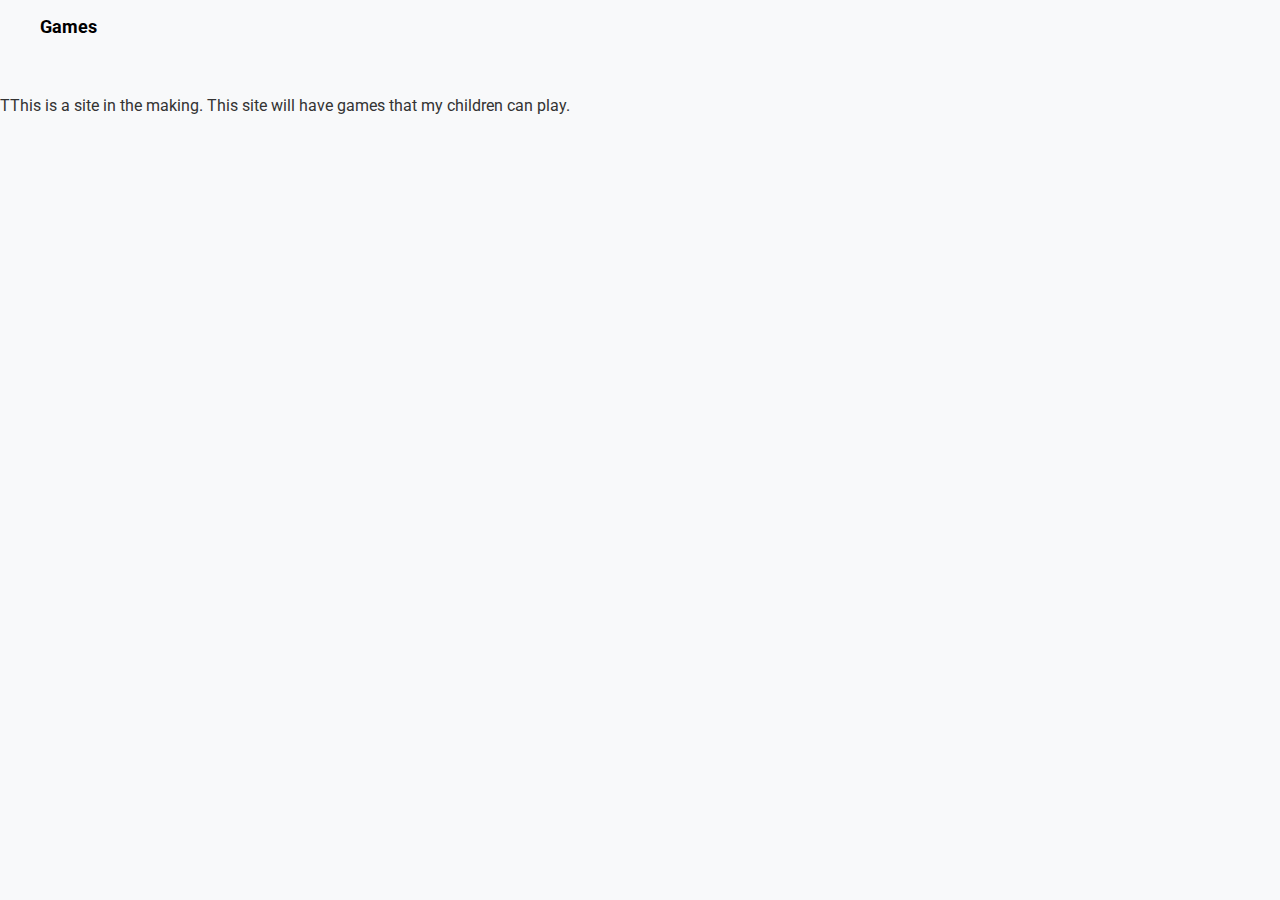
<file: index.html>
<!DOCTYPE html>
<html lang="en">
  <head>
    <meta charset="UTF-8" />
    <meta name="viewport" content="width=device-width, initial-scale=1.0" />
    <title>Hayaa Alexander</title>
    <link rel="preconnect" href="https://fonts.googleapis.com" />
    <link rel="preconnect" href="https://fonts.gstatic.com" crossorigin />
    <link
      href="https://fonts.googleapis.com/css2?family=Roboto:wght@400;500;700&display=swap"
      rel="stylesheet"
    />
    <link rel="stylesheet" href="styles/general.css" />
    <link rel="stylesheet" href="styles/header.css" />
  </head>
  <body>
    <header>
      <nav>
        <ul>
          <li><a href="rock-paper-scissor.html">Games</a></li>
        </ul>
      </nav>
    </header>
    <h1></h1>
      TThis is a site in the making. This site will have games that my children
      can play.
    </h1>
    <main>
      <div class="flag"></div>
    </main>
  </body>
</html>
</file>
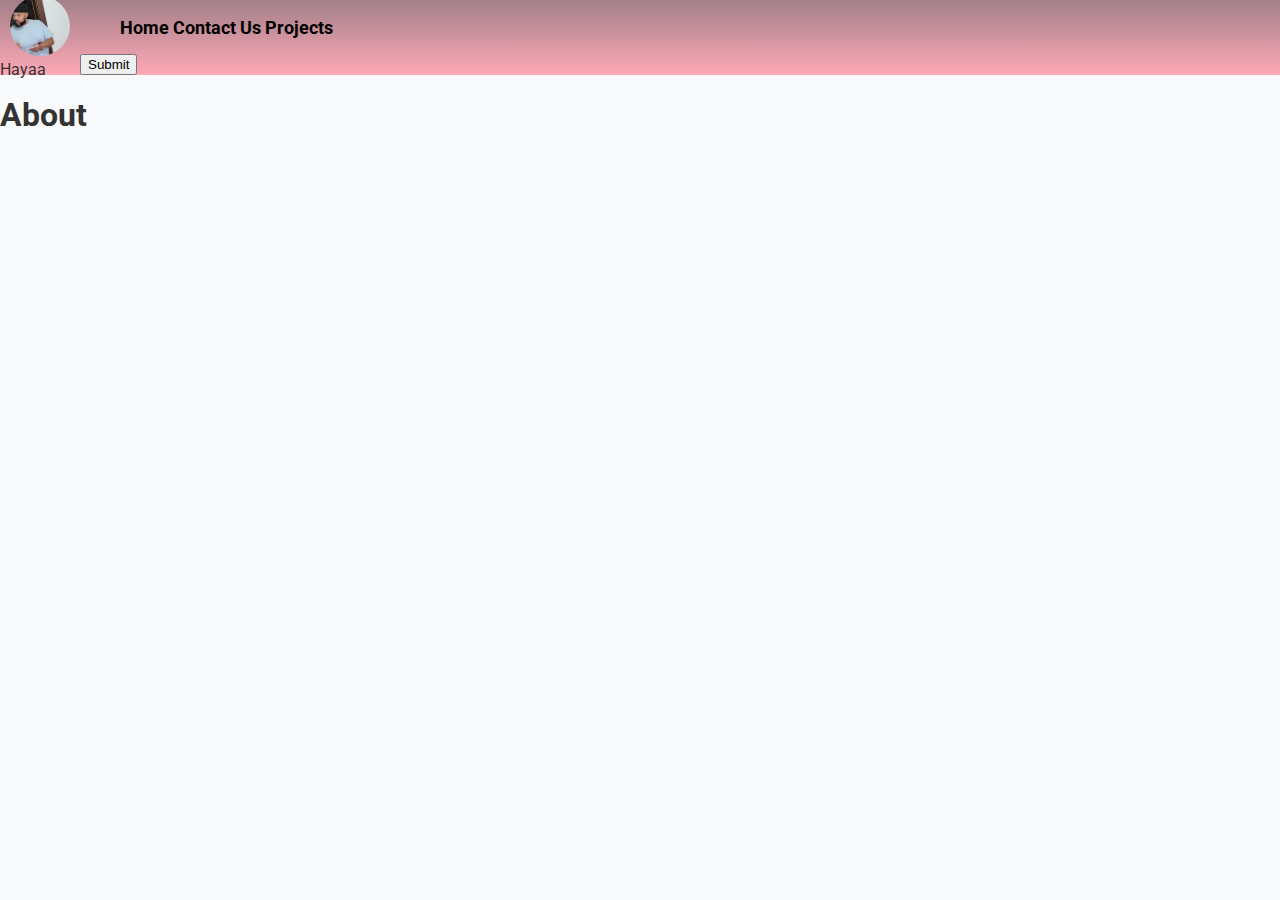
<file: about.html>
<!DOCTYPE html>
<html lang="en">
  <head>
    <meta charset="UTF-8" />
    <meta name="viewport" content="width=device-width, initial-scale=1.0" />
    <title>About</title>
    <link rel="preconnect" href="https://fonts.googleapis.com" />
    <link rel="preconnect" href="https://fonts.gstatic.com" crossorigin />
    <link
      href="https://fonts.googleapis.com/css2?family=Roboto:wght@400;500;700&display=swap"
      rel="stylesheet"
    />
    <link rel="stylesheet" href="styles/general.css" />
    <link rel="stylesheet" href="styles/header.css" />
  </head>
  <body>
    <header class="header-grid">
      <div class="left-section">
        <div>
          <img class="portfolio-picture" src="images/alex.jpg" />
        </div>
        <div>Hayaa</div>
      </div>
      <div class="right-section">
        <nav>
          <ul>
            <li><a href="index.html">Home</a></li>
            <li><a href="contactus.html">Contact Us</a></li>
            <li><a href="projects">Projects</a></li>
          </ul>
          <button>Submit</button>
        </nav>
      </div>
    </header>
    <main>
      <section>
        <h1>About</h1>
      </section>
    </main>
    <footer></footer>
  </body>
</html>
</file>
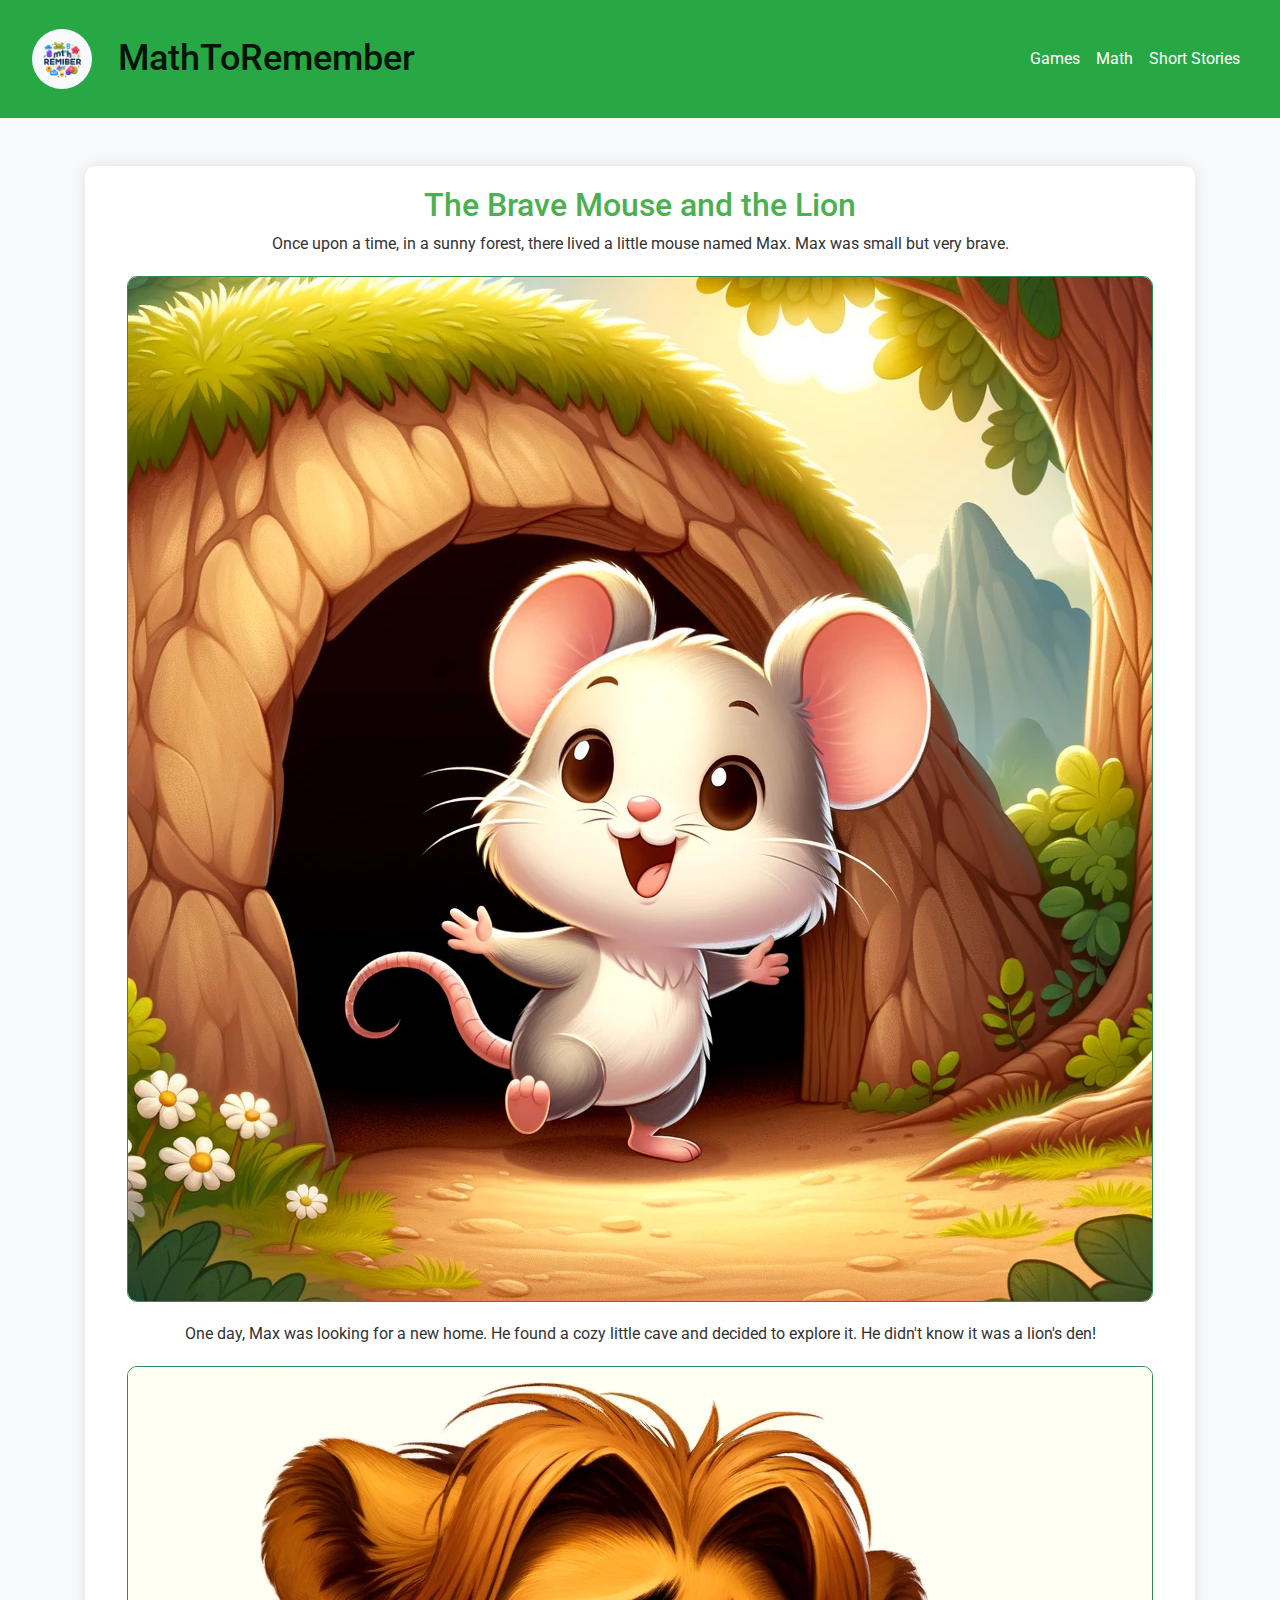
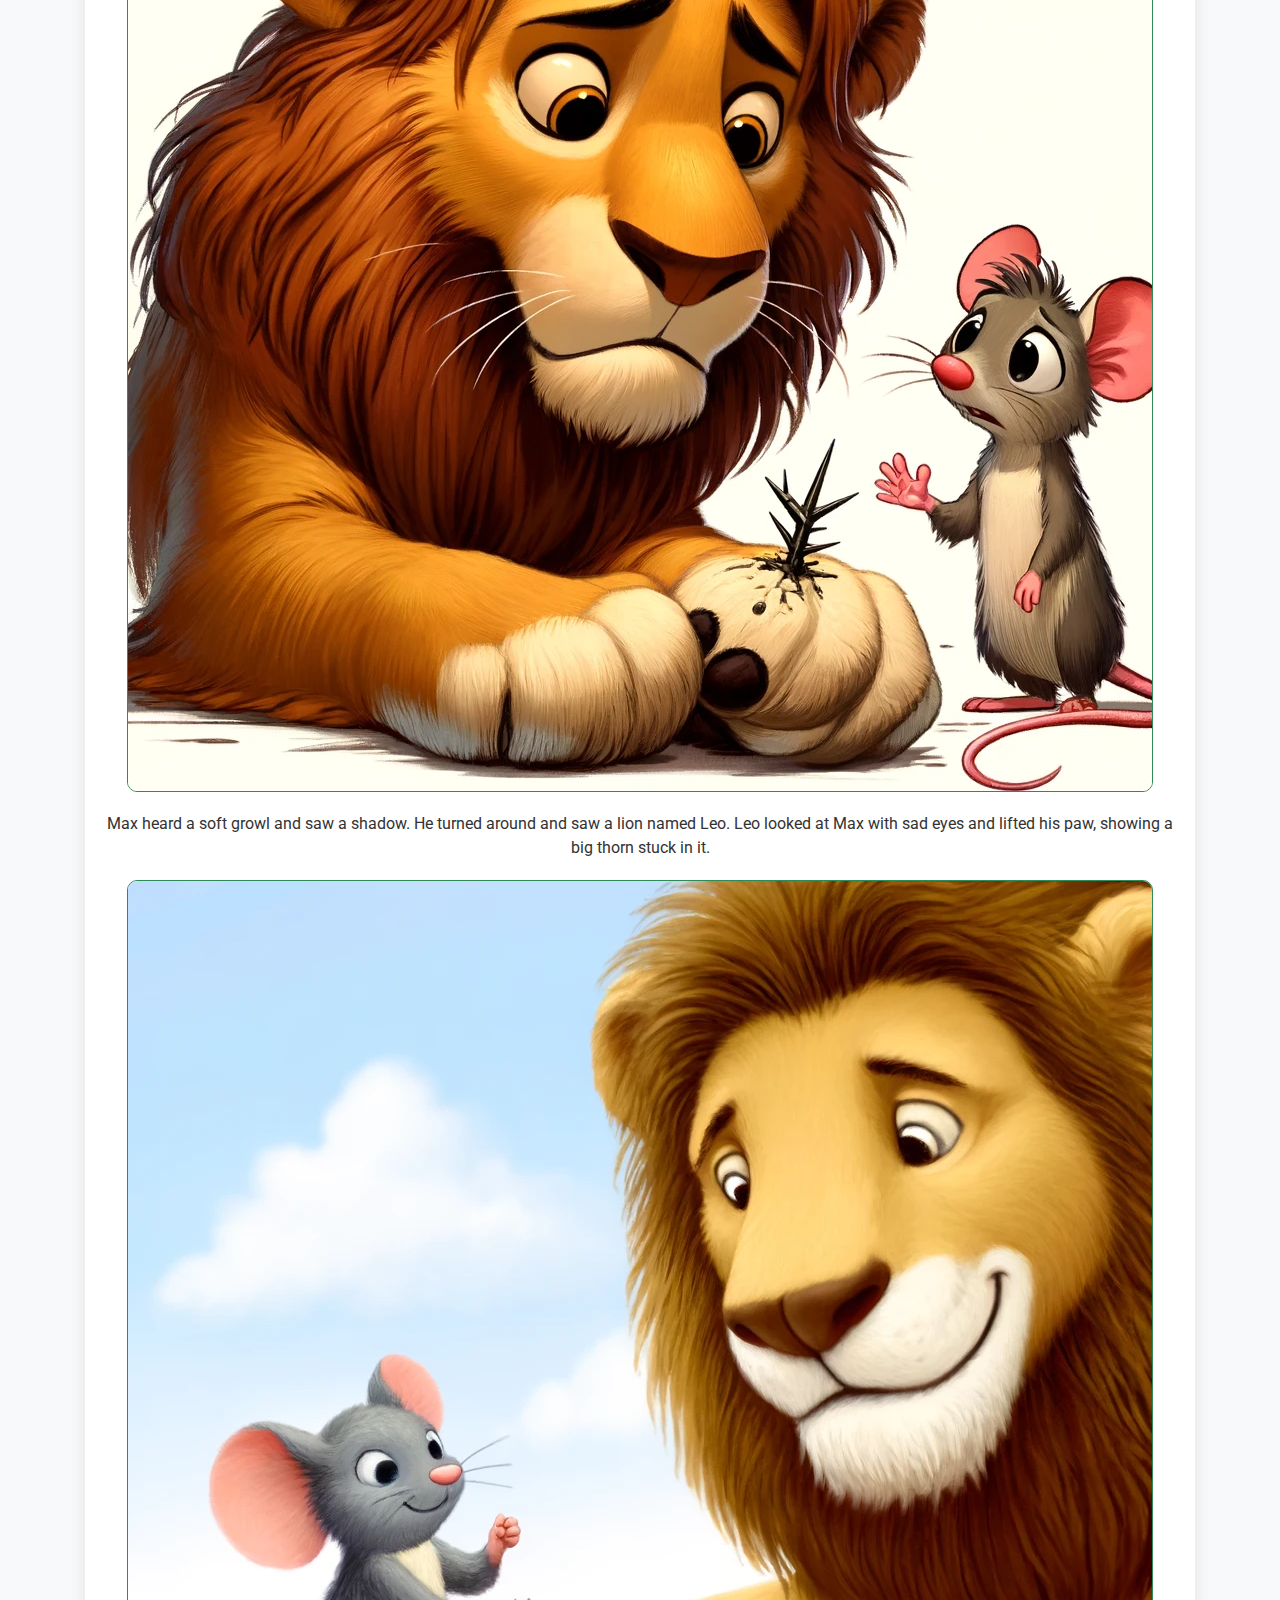
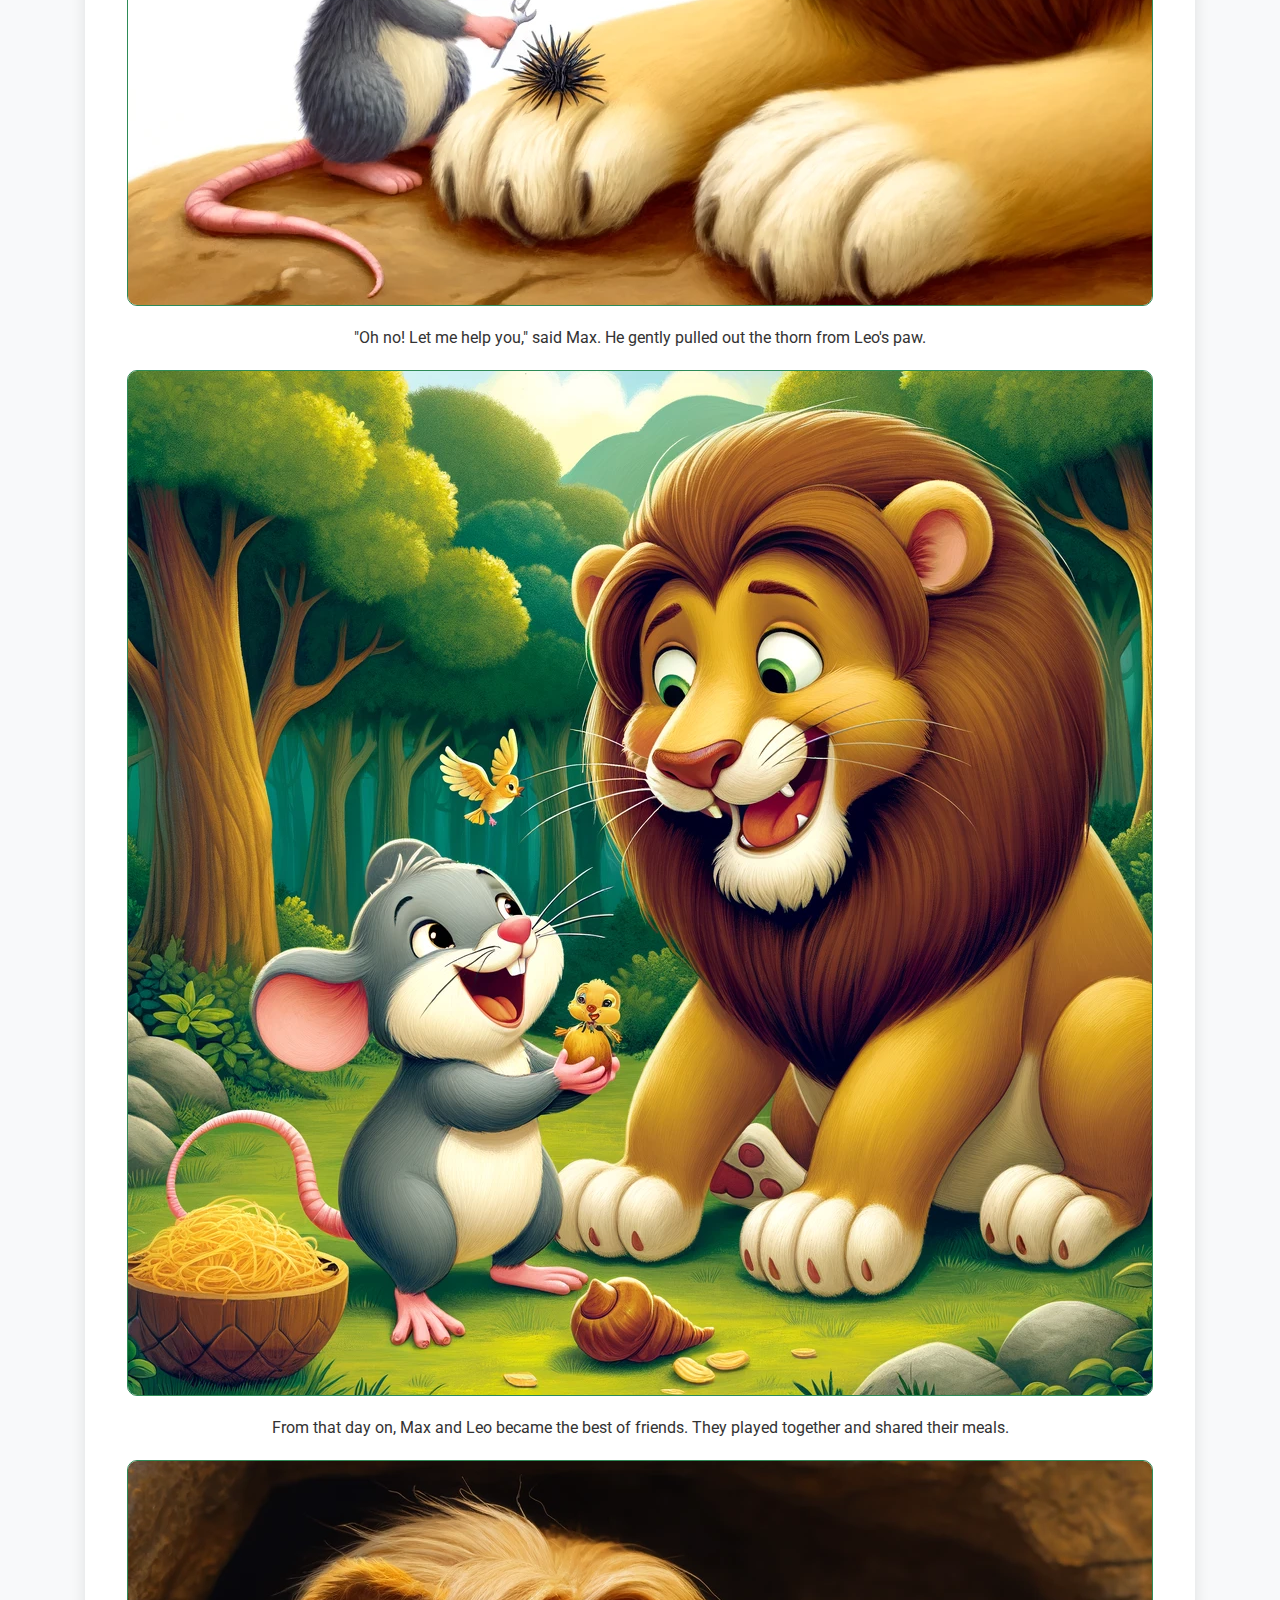
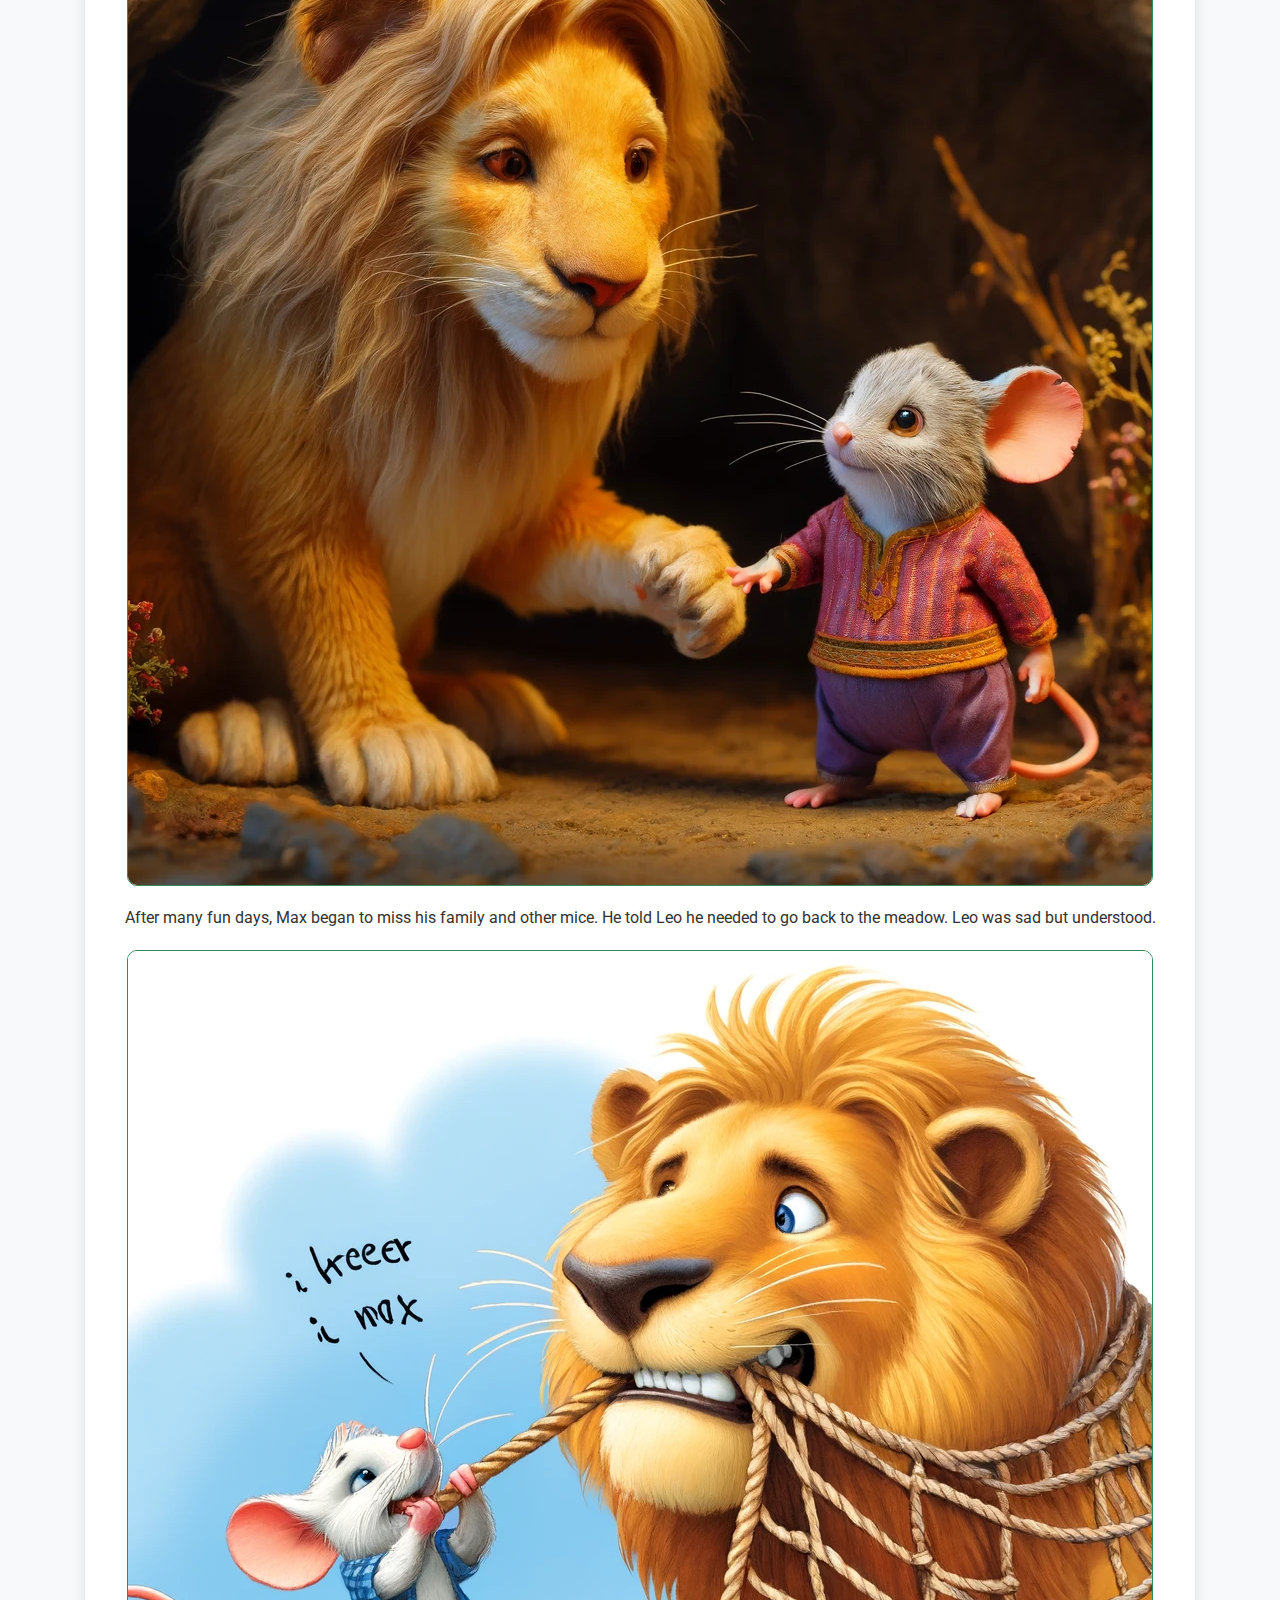
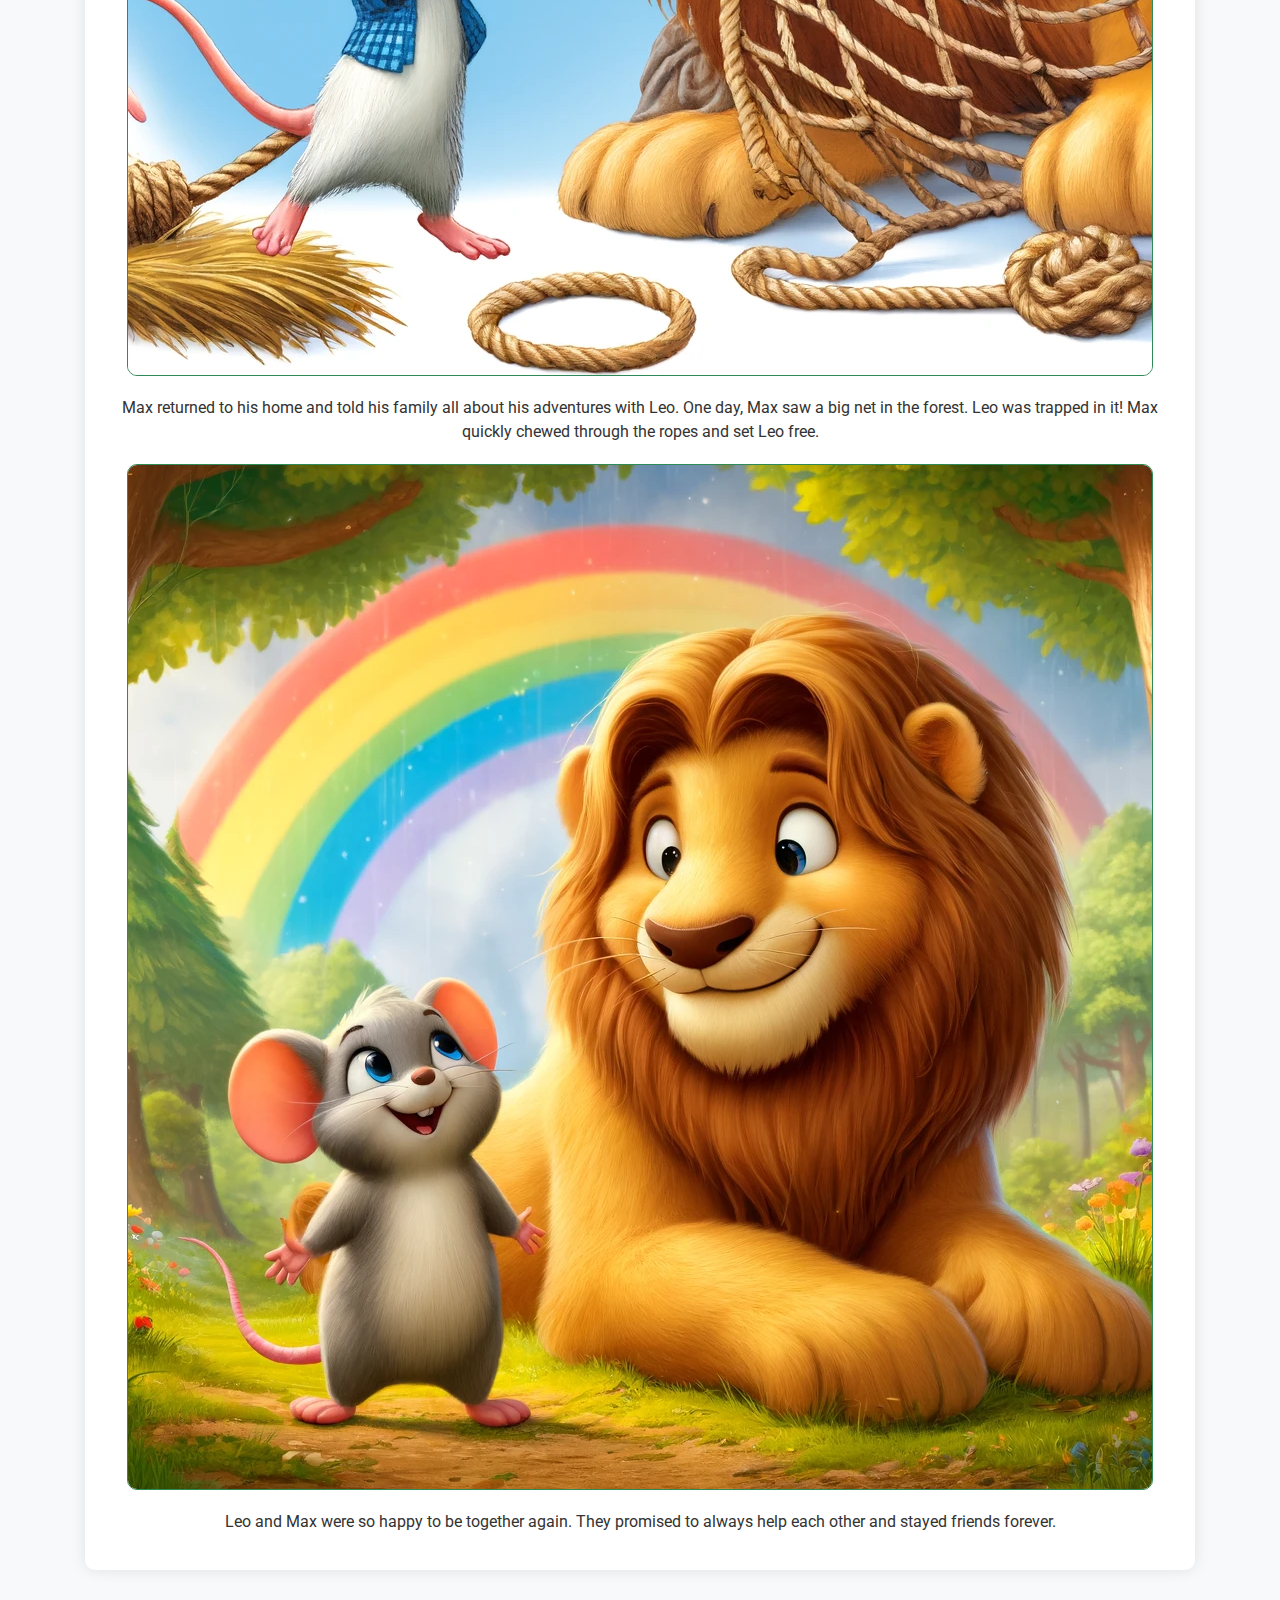
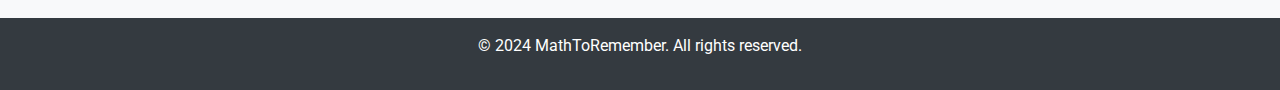
<file: brave-mouse.html>
<!DOCTYPE html>
<html lang="en">
<head>
    <meta charset="UTF-8">
    <meta name="viewport" content="width=device-width, initial-scale=1.0">
    <title>The Brave Mouse and the Lion</title>
    <link rel="preconnect" href="https://fonts.googleapis.com">
    <link rel="preconnect" href="https://fonts.gstatic.com" crossorigin>
    <link href="https://fonts.googleapis.com/css2?family=Roboto:wght@400;500;700&display=swap" rel="stylesheet">
    <link rel="stylesheet" href="https://stackpath.bootstrapcdn.com/bootstrap/4.5.2/css/bootstrap.min.css">
    <link rel="stylesheet" href="styles/brave-mouse.css">
</head>
<body>
    <header class="bg-success text-white p-3">
        <nav class="navbar navbar-expand-lg navbar-light">
            <a class="navbar-brand d-flex align-items-center" href="#">
                <img src="images/math/MathToRemember.png" alt="Alexander Diaz" class="rounded-circle" style="height: 60px; width: 60px;">
                <h1 class="ml-3 mb-0">MathToRemember</h1>
            </a>
            <button class="navbar-toggler" type="button" data-toggle="collapse" data-target="#navbarNav" aria-controls="navbarNav" aria-expanded="false" aria-label="Toggle navigation">
                <span class="navbar-toggler-icon"></span>
            </button>
            <div class="collapse navbar-collapse" id="navbarNav">
                <ul class="navbar-nav ml-auto">
                    <li class="nav-item"><a href="games.html" class="nav-link text-white">Games</a></li>
                    <li class="nav-item"><a href="multiplication-practice2.html" class="nav-link text-white">Math</a></li>
                    <li class="nav-item"><a href="short-stories.html" class="nav-link text-white">Short Stories</a></li>
                </ul>
            </div>
        </nav>
    </header>

    <main class="container my-5">
        <section class="story text-center">
            <h2>The Brave Mouse and the Lion</h2>
            <p>Once upon a time, in a sunny forest, there lived a little mouse named Max. Max was small but very brave.</p>
            <div class="illustration">
                <img src="images/short-stories/brave-mouse/max_cave.png" alt="Max entering a cave">
            </div>
            <p>One day, Max was looking for a new home. He found a cozy little cave and decided to explore it. He didn't know it was a lion's den!</p>
            <div class="illustration">
                <img src="images/short-stories/brave-mouse/leo_paw.png" alt="Leo holding out his paw with a thorn">
            </div>
            <p>Max heard a soft growl and saw a shadow. He turned around and saw a lion named Leo. Leo looked at Max with sad eyes and lifted his paw, showing a big thorn stuck in it.</p>
            <div class="illustration">
                <img src="images/short-stories/brave-mouse/max_helping_leo.png" alt="Max removing the thorn from Leo's paw">
            </div>
            <p>"Oh no! Let me help you," said Max. He gently pulled out the thorn from Leo's paw.</p>
            <div class="illustration">
                <img src="images/short-stories/brave-mouse/max_leo_playing.png" alt="Max and Leo playing together">
            </div>
            <p>From that day on, Max and Leo became the best of friends. They played together and shared their meals.</p>
            <div class="illustration">
                <img src="images/short-stories/brave-mouse/max_saying_goodbye.png" alt="Max shaking Leo's paw">
            </div>
            <p>After many fun days, Max began to miss his family and other mice. He told Leo he needed to go back to the meadow. Leo was sad but understood.</p>
            <div class="illustration">
                <img src="images/short-stories/brave-mouse/max_freeing_leo.png" alt="Max freeing Leo from the net">
            </div>
            <p>Max returned to his home and told his family all about his adventures with Leo. One day, Max saw a big net in the forest. Leo was trapped in it! Max quickly chewed through the ropes and set Leo free.</p>
            <div class="illustration">
                <img src="images/short-stories/brave-mouse/max_leo_happy.png" alt="Max and Leo happy together">
            </div>
            <p>Leo and Max were so happy to be together again. They promised to always help each other and stayed friends forever.</p>
        </section>
    </main>

    <footer class="bg-dark text-white text-center py-3 mt-auto">
        <p>&copy; 2024 MathToRemember. All rights reserved.</p>
    </footer>

    <script src="https://code.jquery.com/jquery-3.5.1.slim.min.js"></script>
    <script src="https://cdn.jsdelivr.net/npm/@popperjs/core@2.9.2/dist/umd/popper.min.js"></script>
    <script src="https://stackpath.bootstrapcdn.com/bootstrap/4.5.2/js/bootstrap.min.js"></script>
</body>
</html>
</file>
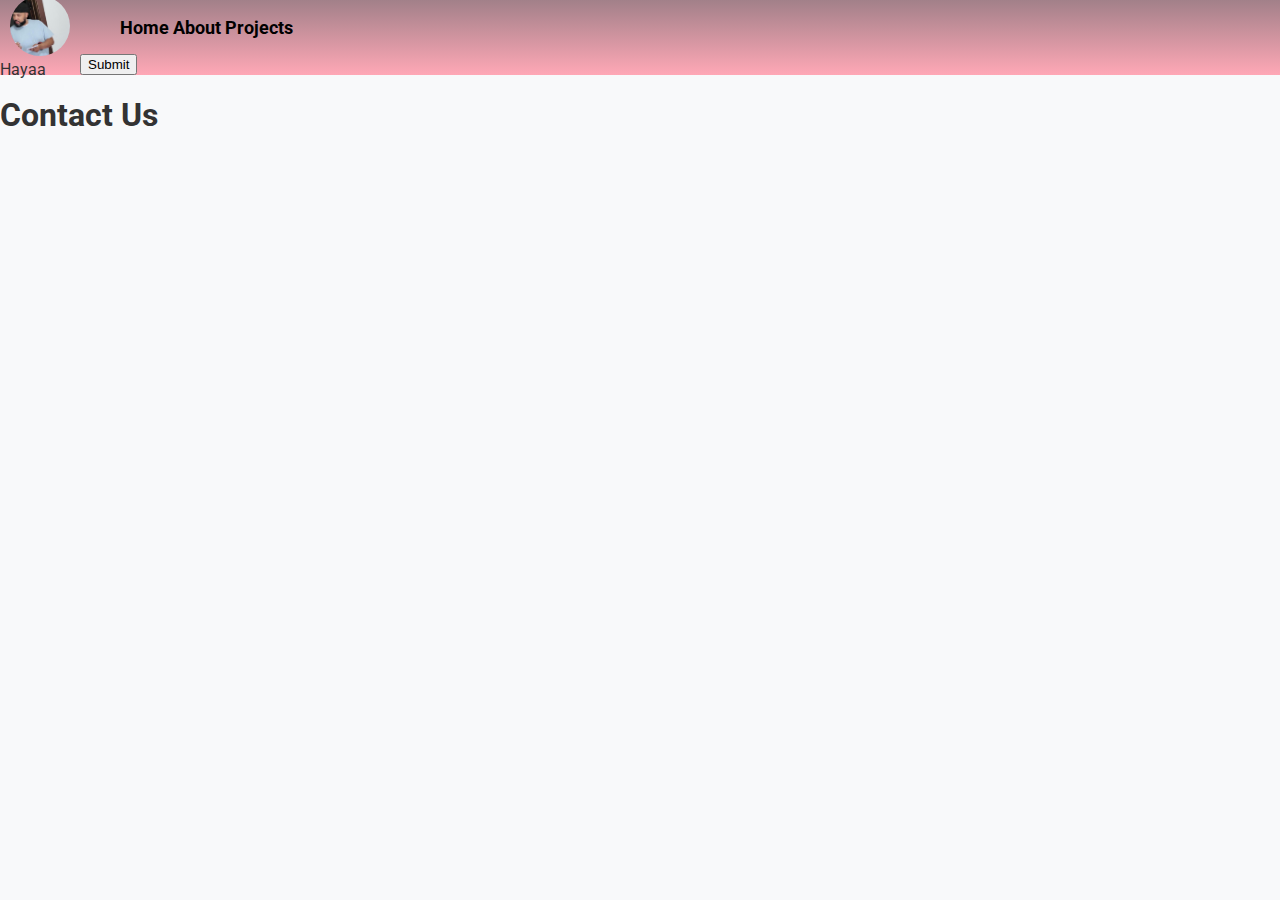
<file: contactus.html>
<!DOCTYPE html>
<html lang="en">
  <head>
    <meta charset="UTF-8" />
    <meta name="viewport" content="width=device-width, initial-scale=1.0" />
    <title>Contact Us</title>
    <link rel="preconnect" href="https://fonts.googleapis.com" />
    <link rel="preconnect" href="https://fonts.gstatic.com" crossorigin />
    <link
      href="https://fonts.googleapis.com/css2?family=Roboto:wght@400;500;700&display=swap"
      rel="stylesheet"
    />
    <link rel="stylesheet" href="styles/general.css" />
    <link rel="stylesheet" href="styles/header.css" />
  </head>
  <body>
    <header class="header-grid">
      <div class="left-section">
        <div>
          <img class="portfolio-picture" src="images/alex.jpg" />
        </div>
        <div>Hayaa</div>
      </div>
      <div class="right-section">
        <nav>
          <ul>
            <li><a href="index.html">Home</a></li>
            <li><a href="about.html">About</a></li>
            <li><a href="projects.html">Projects</a></li>
          </ul>
          <button>Submit</button>
        </nav>
      </div>
    </header>
    <main>
      <section>
        <h1>Contact Us</h1>
      </section>
    </main>
    <footer></footer>
  </body>
</html>
</file>
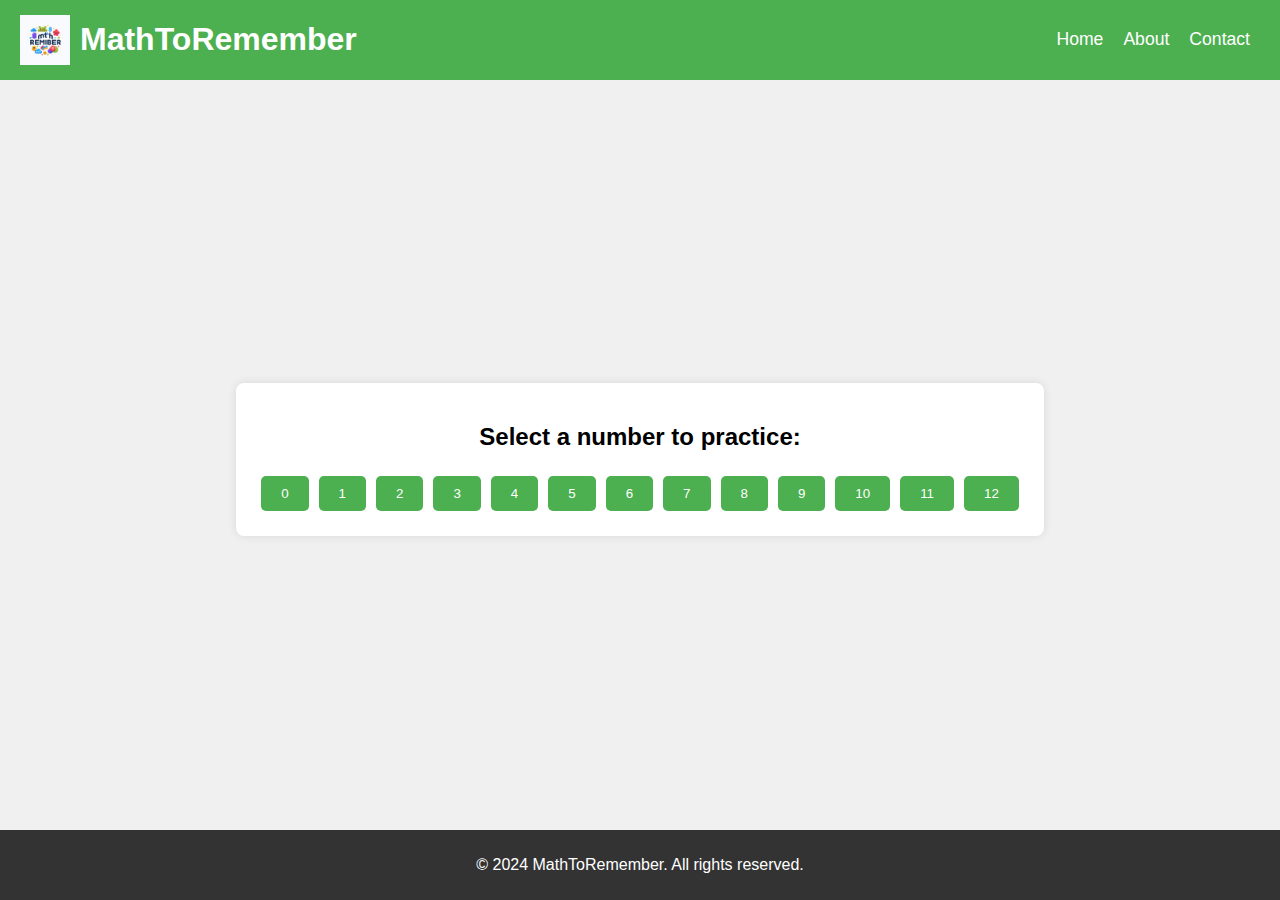
<file: multiplication-practice.html>
<!DOCTYPE html>
<html lang="en">
<head>
    <meta charset="UTF-8">
    <meta name="viewport" content="width=device-width, initial-scale=1.0">
    <title>Multiplication Practice</title>
    <link rel="preconnect" href="https://fonts.googleapis.com" />
    <link rel="preconnect" href="https://fonts.gstatic.com" crossorigin />
    <link
      href="https://fonts.googleapis.com/css2?family=Roboto:wght@400;500;700&display=swap"
      rel="stylesheet"
    />
  <link rel="stylesheet" href="styles/math.css"> 
 
</head>
<body>
    <header>
        <div class="logo">
            <img src="images/math/MathToRemember.png" alt="MathToRemember Logo">
            <h1>MathToRemember</h1>
        </div>
        <nav>
            <ul>
                <li><a href="#home">Home</a></li>
                <li><a href="#about">About</a></li>
                <li><a href="#contact">Contact</a></li>
            </ul>
        </nav>
    </header>
    
    <main>
        <div class="container">
            <h2>Select a number to practice:</h2>
            <div class="menu">
                <div class="tabs">
                    <button class="tab" onclick="selectNumber(0)">0</button>
                    <button class="tab" onclick="selectNumber(1)">1</button>
                    <button class="tab" onclick="selectNumber(2)">2</button>
                    <button class="tab" onclick="selectNumber(3)">3</button>
                    <button class="tab" onclick="selectNumber(4)">4</button>
                    <button class="tab" onclick="selectNumber(5)">5</button>
                    <button class="tab" onclick="selectNumber(6)">6</button>
                    <button class="tab" onclick="selectNumber(7)">7</button>
                    <button class="tab" onclick="selectNumber(8)">8</button>
                    <button class="tab" onclick="selectNumber(9)">9</button>
                    <button class="tab" onclick="selectNumber(10)">10</button>
                    <button class="tab" onclick="selectNumber(11)">11</button>
                    <button class="tab" onclick="selectNumber(12)">12</button>
                </div>
            </div>
            <div class="quiz" id="quiz">
                <h2 id="question">Question will appear here</h2>
                <div class="options">
                    <button class="option" onclick="checkAnswer(0)">Option 1</button>
                    <button class="option" onclick="checkAnswer(1)">Option 2</button>
                    <button class="option" onclick="checkAnswer(2)">Option 3</button>
                    <button class="option" onclick="checkAnswer(3)">Option 4</button>
                </div>
                <div class="score" id="score">Score: 0</div>
            </div>
            <div class="result" id="result"></div>
        </div>
    </main>

    <footer>
        <p>&copy; 2024 MathToRemember. All rights reserved.</p>
    </footer>
     <script src="scripts/math.js"></script>
</body>
</html>
</file>
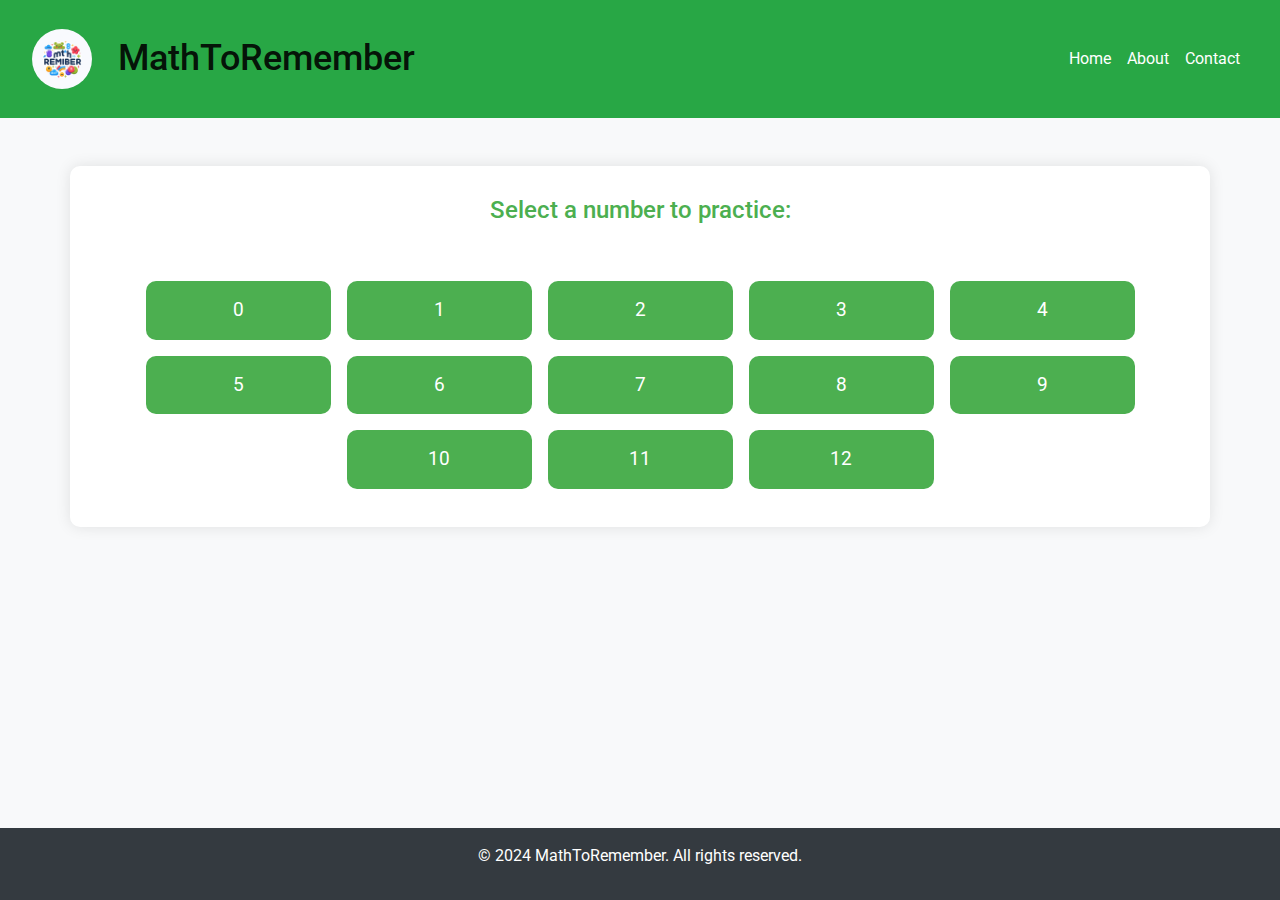
<file: multiplication-practice2.html>
<!DOCTYPE html>
<html lang="en">
<head>
    <meta charset="UTF-8">
    <meta name="viewport" content="width=device-width, initial-scale=1.0">
    <title>Multiplication Practice</title>
    <link rel="preconnect" href="https://fonts.googleapis.com" />
    <link rel="preconnect" href="https://fonts.gstatic.com" crossorigin />
    <link href="https://fonts.googleapis.com/css2?family=Roboto:wght@400;500;700&display=swap" rel="stylesheet" />
    <link rel="stylesheet" href="https://stackpath.bootstrapcdn.com/bootstrap/4.5.2/css/bootstrap.min.css" />
    <link rel="stylesheet" href="styles/math2.css">
</head>
<body>
    <header class="bg-success text-white p-3">
        <nav class="navbar navbar-expand-lg navbar-light">
            <a class="navbar-brand d-flex align-items-center" href="index.html">
                <img src="images/math/MathToRemember.png" alt="MathToRemember Logo" class="rounded-circle" style="height: 60px; width: 60px;">
                <h1 class="ml-3 mb-0">MathToRemember</h1>
            </a>
            <button class="navbar-toggler" type="button" data-toggle="collapse" data-target="#navbarNav" aria-controls="navbarNav" aria-expanded="false" aria-label="Toggle navigation">
                <span class="navbar-toggler-icon"></span>
            </button>
            <div class="collapse navbar-collapse" id="navbarNav">
                <ul class="navbar-nav ml-auto">
                    <li class="nav-item"><a href="index.html" class="nav-link text-white">Home</a></li>
                    <li class="nav-item"><a href="#about" class="nav-link text-white">About</a></li>
                    <li class="nav-item"><a href="#contact" class="nav-link text-white">Contact</a></li>
                </ul>
            </div>
        </nav>
    </header>
    
   <main>
        <div class="container my-5">
            <h2 class="text-center mb-5">Select a number to practice:</h2>
            <div class="menu">
                <div class="tabs row justify-content-center">
                    <button class="tab col-4 col-sm-2 m-2" onclick="selectNumber(0)">0</button>
                    <button class="tab col-4 col-sm-2 m-2" onclick="selectNumber(1)">1</button>
                    <button class="tab col-4 col-sm-2 m-2" onclick="selectNumber(2)">2</button>
                    <button class="tab col-4 col-sm-2 m-2" onclick="selectNumber(3)">3</button>
                    <button class="tab col-4 col-sm-2 m-2" onclick="selectNumber(4)">4</button>
                    <button class="tab col-4 col-sm-2 m-2" onclick="selectNumber(5)">5</button>
                    <button class="tab col-4 col-sm-2 m-2" onclick="selectNumber(6)">6</button>
                    <button class="tab col-4 col-sm-2 m-2" onclick="selectNumber(7)">7</button>
                    <button class="tab col-4 col-sm-2 m-2" onclick="selectNumber(8)">8</button>
                    <button class="tab col-4 col-sm-2 m-2" onclick="selectNumber(9)">9</button>
                    <button class="tab col-4 col-sm-2 m-2" onclick="selectNumber(10)">10</button>
                    <button class="tab col-4 col-sm-2 m-2" onclick="selectNumber(11)">11</button>
                    <button class="tab col-4 col-sm-2 m-2" onclick="selectNumber(12)">12</button>
                </div>
            </div>
            <div class="quiz" id="quiz">
                <h2 id="question" class="text-center my-4">Question will appear here</h2>
                <div class="options row justify-content-center">
                    <button class="option col-5 col-sm-2 m-2" onclick="checkAnswer(0)">Option 1</button>
                    <button class="option col-5 col-sm-2 m-2" onclick="checkAnswer(1)">Option 2</button>
                    <button class="option col-5 col-sm-2 m-2" onclick="checkAnswer(2)">Option 3</button>
                    <button class="option col-5 col-sm-2 m-2" onclick="checkAnswer(3)">Option 4</button>
                </div>
                <div class="score text-center mt-4" id="score">Score: 0</div>
            </div>
            <div class="result" id="result"></div>
        </div>
    </main>

    <footer class="bg-dark text-white text-center py-3 mt-auto">
        <p>&copy; 2024 MathToRemember. All rights reserved.</p>
    </footer>

    <script src="scripts/math2.js"></script>
    <script src="https://code.jquery.com/jquery-3.5.1.slim.min.js"></script>
    <script src="https://cdn.jsdelivr.net/npm/@popperjs/core@2.9.2/dist/umd/popper.min.js"></script>
    <script src="https://stackpath.bootstrapcdn.com/bootstrap/4.5.2/js/bootstrap.min.js"></script>
</body>
</html>
</file>
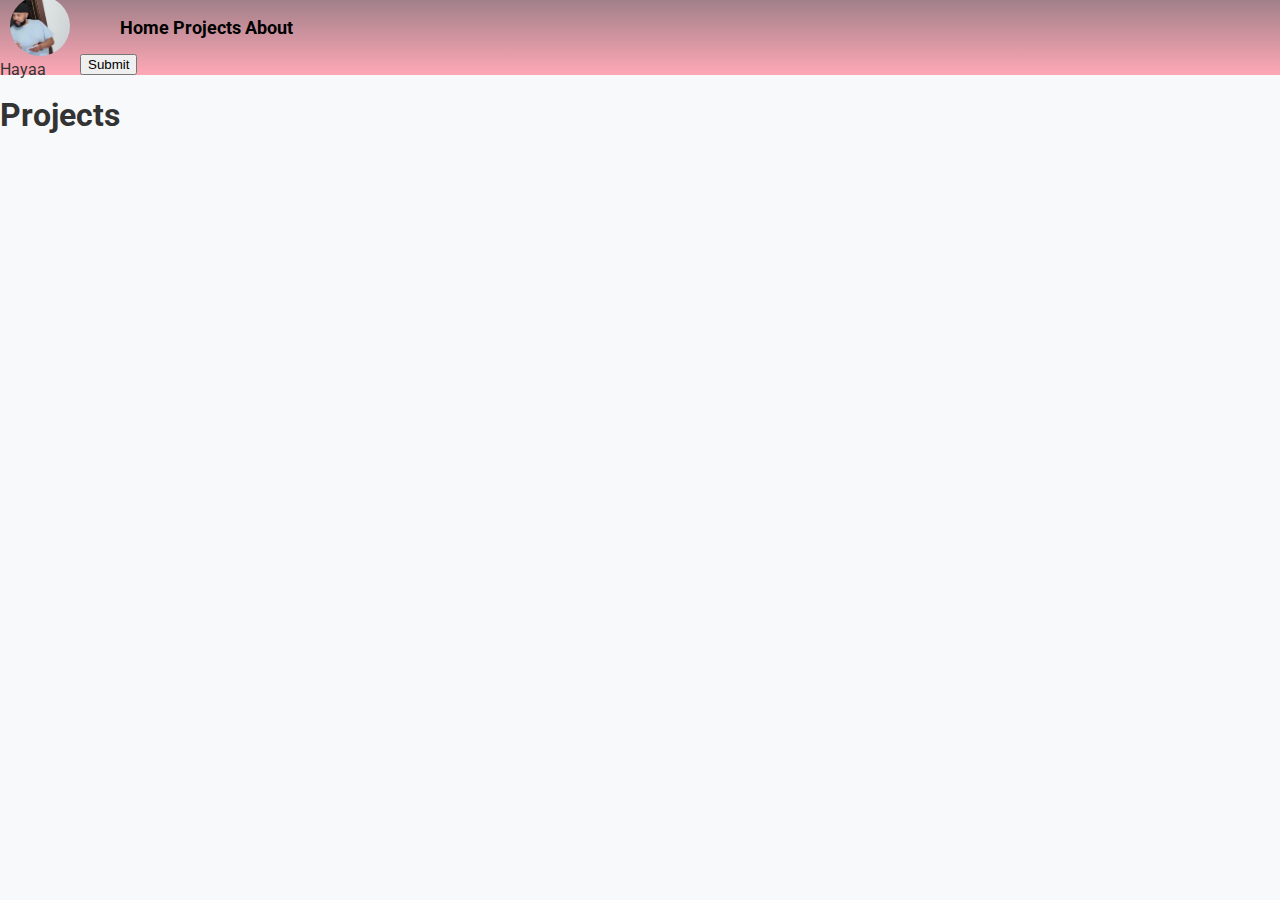
<file: projects.html>
<!DOCTYPE html>
<html lang="en">
  <head>
    <meta charset="UTF-8" />
    <meta name="viewport" content="width=device-width, initial-scale=1.0" />
    <title>Projects</title>
    <link rel="preconnect" href="https://fonts.googleapis.com" />
    <link rel="preconnect" href="https://fonts.gstatic.com" crossorigin />
    <link
      href="https://fonts.googleapis.com/css2?family=Roboto:wght@400;500;700&display=swap"
      rel="stylesheet"
    />
    <link rel="stylesheet" href="styles/general.css" />
    <link rel="stylesheet" href="styles/header.css" />
  </head>
  <body>
    <header class="header-grid">
      <div class="left-section">
        <div>
          <img class="portfolio-picture" src="images/alex.jpg" />
        </div>
        <div>Hayaa</div>
      </div>
      <div class="right-section">
        <nav>
          <ul>
            <li><a href="index.html">Home</a></li>
            <li><a href="contactus.html">Projects</a></li>
            <li><a href="about.html">About</a></li>
          </ul>
          <button>Submit</button>
        </nav>
      </div>
    </header>
    <main>
      <section>
        <h1>Projects</h1>
      </section>
    </main>
    <footer></footer>
  </body>
</html>
</file>
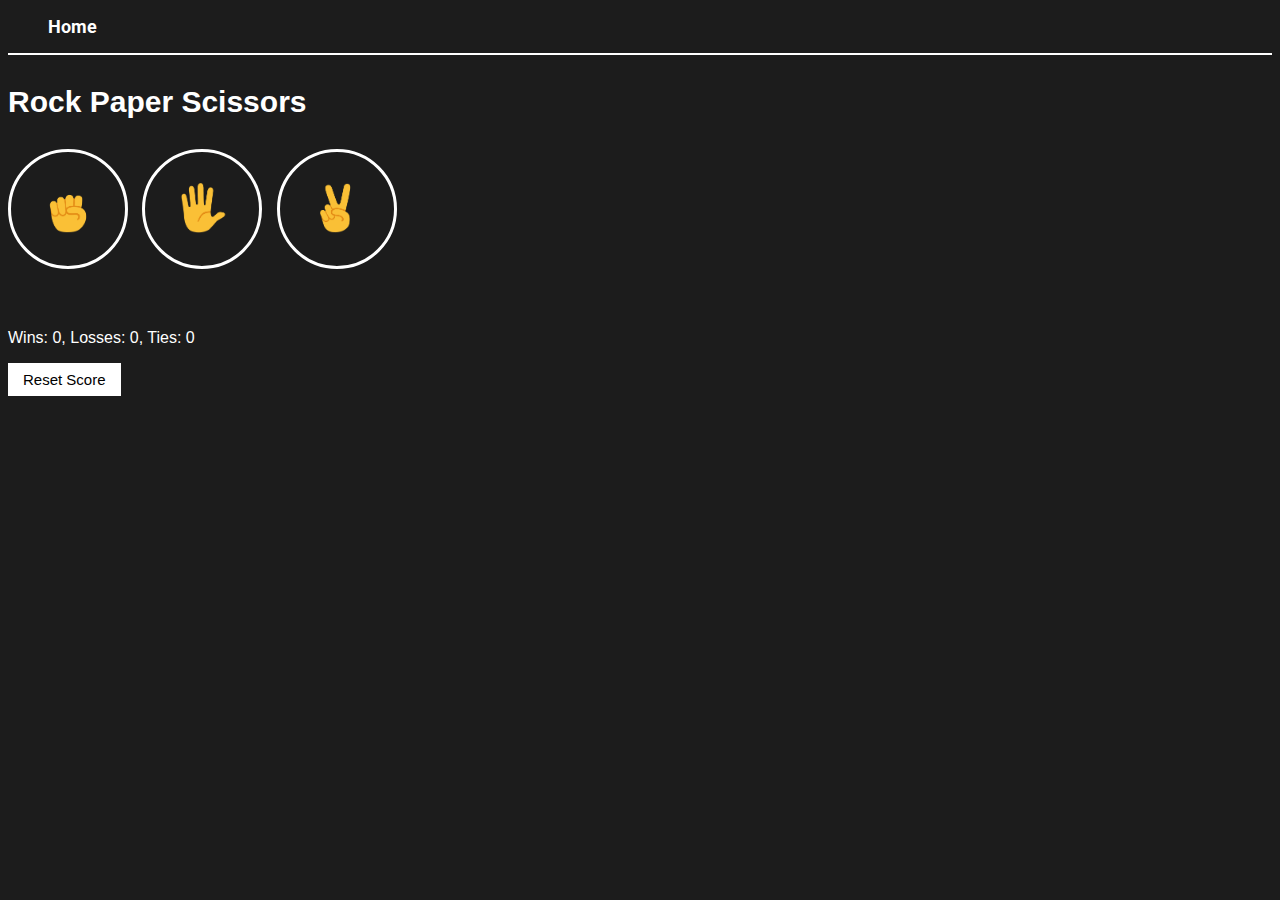
<file: rock-paper-scissor - Copy.html>
<!DOCTYPE html>
<html lang="en">
<head>
  <meta charset="UTF-8">
  <meta name="viewport" content="width=device-width, initial-scale=1.0">
  <title>Rock Paper Scissors</title>
  <link rel="preconnect" href="https://fonts.googleapis.com" />
    <link rel="preconnect" href="https://fonts.gstatic.com" crossorigin />
    <link
      href="https://fonts.googleapis.com/css2?family=Roboto:wght@400;500;700&display=swap"
      rel="stylesheet"
    />
  <link rel="stylesheet" href="styles/header.css"> 
  <link rel="stylesheet" href="styles/rock-paper-scissor.css"> 

</head>
<body>
    <header class="game-header">
      <nav>
        <ul>
          <li><a class="game-link" href="index.html">Home</a></li>
        </ul>
      </nav>
    </header>
    <p class="title">Rock Paper Scissors</p>
    <button class="move-button" onclick=" playGame('rock'); ">
      <img class="move-icon" src="images/rock-paper-scissor/rock-emoji.png">
    </button>
    
    <button class="move-button" onclick=" playGame('paper'); ">
      <img class="move-icon" src="images/rock-paper-scissor/paper-emoji.png">
    </button>
   
    <button class="move-button" onclick=" playGame('scissors'); ">
      <img class="move-icon" src="images/rock-paper-scissor/scissors-emoji.png">
    </button>

    <p class="js-result result"></p>
    <p class="js-move"></p>
    <p class="js-score score"></p>

    <button class="reset-score-button" onclick=" 
      score.wins = 0; 
      score.losses = 0; 
      score.ties = 0;
      localStorage.removeItem('score');
      updateScoreElement();">
      Reset Score</button>


  <script src="scripts/rock-paper-scissor.js"></script>
</body>
</html>
</file>
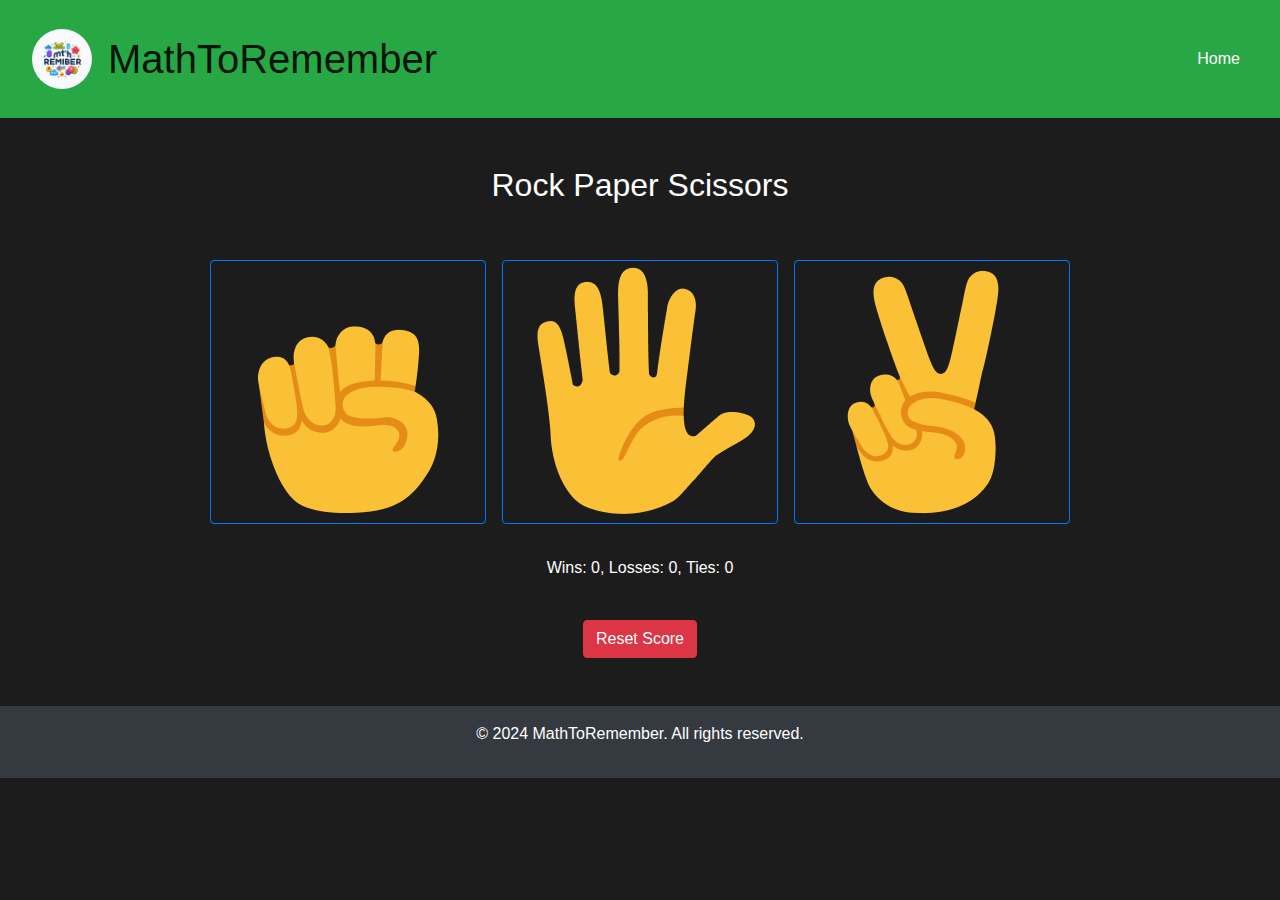
<file: rock-paper-scissor.html>
<!DOCTYPE html>
<html lang="en">
<head>
    <meta charset="UTF-8">
    <meta name="viewport" content="width=device-width, initial-scale=1.0">
    <title>Rock Paper Scissors</title>
    <link rel="preconnect" href="https://fonts.googleapis.com" />
    <link rel="preconnect" href="https://fonts.gstatic.com" crossorigin />
    <link href="https://fonts.googleapis.com/css2?family=Roboto:wght@400;500;700&display=swap" rel="stylesheet" />
    <link rel="stylesheet" href="https://stackpath.bootstrapcdn.com/bootstrap/4.5.2/css/bootstrap.min.css" />
    <link rel="stylesheet" href="styles/rock-paper-scissor.css">
</head>
<body>
    <header class="bg-success text-white p-3">
        <nav class="navbar navbar-expand-lg navbar-light">
            <a class="navbar-brand d-flex align-items-center" href="index.html">
                <img src="images/math/MathToRemember.png" alt="MathToRemember Logo" class="rounded-circle" style="height: 60px; width: 60px;">
                <h1 class="ml-3 mb-0">MathToRemember</h1>
            </a>
            <button class="navbar-toggler" type="button" data-toggle="collapse" data-target="#navbarNav" aria-controls="navbarNav" aria-expanded="false" aria-label="Toggle navigation">
                <span class="navbar-toggler-icon"></span>
            </button>
            <div class="collapse navbar-collapse" id="navbarNav">
                <ul class="navbar-nav ml-auto">
                    <li class="nav-item"><a href="index.html" class="nav-link text-white">Home</a></li>
                </ul>
            </div>
        </nav>
    </header>

    <main class="container my-5 text-center">
        <h2 class="mb-5">Rock Paper Scissors</h2>
        <div class="d-flex justify-content-center">
            <button class="btn btn-outline-primary m-2" onclick="playGame('rock')">
                <img src="images/rock-paper-scissor/rock-emoji.png" alt="Rock" class="img-fluid">
            </button>
            <button class="btn btn-outline-primary m-2" onclick="playGame('paper')">
                <img src="images/rock-paper-scissor/paper-emoji.png" alt="Paper" class="img-fluid">
            </button>
            <button class="btn btn-outline-primary m-2" onclick="playGame('scissors')">
                <img src="images/rock-paper-scissor/scissors-emoji.png" alt="Scissors" class="img-fluid">
            </button>
        </div>

        <p class="js-result result mt-4"></p>
        <p class="js-move move mt-2"></p>
        <p class="js-score score mt-2"></p>

        <button class="btn btn-danger mt-4" onclick="
            score.wins = 0; 
            score.losses = 0; 
            score.ties = 0;
            localStorage.removeItem('score');
            updateScoreElement();">
            Reset Score
        </button>
    </main>

    <footer class="bg-dark text-white text-center py-3 mt-auto">
        <p>&copy; 2024 MathToRemember. All rights reserved.</p>
    </footer>

    <script src="scripts/rock-paper-scissor.js"></script>
    <script src="https://code.jquery.com/jquery-3.5.1.slim.min.js"></script>
    <script src="https://cdn.jsdelivr.net/npm/@popperjs/core@2.9.2/dist/umd/popper.min.js"></script>
    <script src="https://stackpath.bootstrapcdn.com/bootstrap/4.5.2/js/bootstrap.min.js"></script>
</body>
</html>
</file>
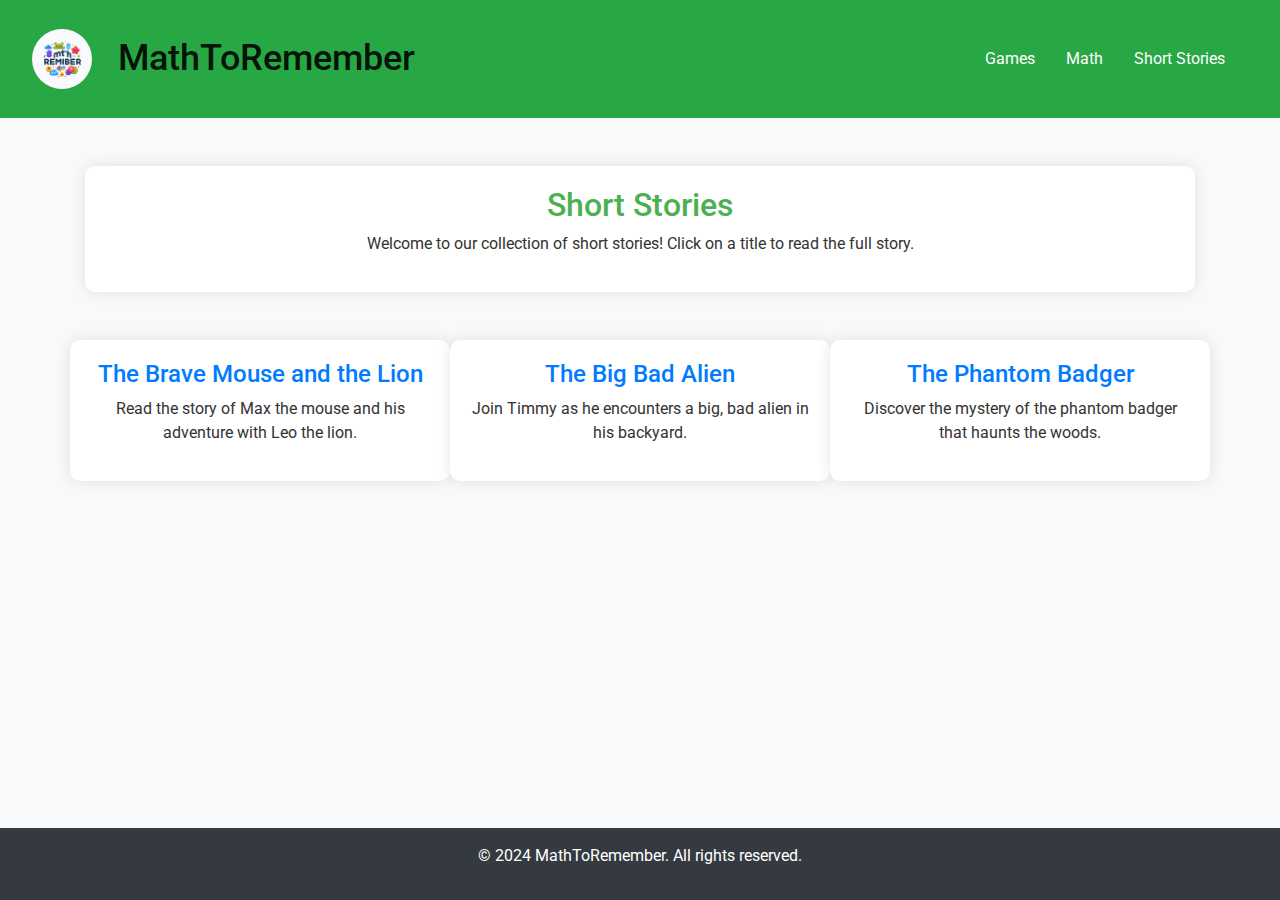
<file: short-stories.html>
<!DOCTYPE html>
<html lang="en">
<head>
    <meta charset="UTF-8" />
    <meta name="viewport" content="width=device-width, initial-scale=1.0" />
    <title>Short Stories - MathToRemember</title>
    <link rel="preconnect" href="https://fonts.googleapis.com" />
    <link rel="preconnect" href="https://fonts.gstatic.com" crossorigin />
    <link href="https://fonts.googleapis.com/css2?family=Roboto:wght@400;500;700&display=swap" rel="stylesheet" />
    <link rel="stylesheet" href="https://stackpath.bootstrapcdn.com/bootstrap/4.5.2/css/bootstrap.min.css" />
    <link rel="stylesheet" href="styles/general.css" />
</head>
<body>
    <header class="bg-success text-white p-3">
        <nav class="navbar navbar-expand-lg navbar-light">
            <a class="navbar-brand d-flex align-items-center" href="#">
                <img src="images/math/MathToRemember.png" alt="Alexander Diaz" class="rounded-circle" style="height: 60px; width: 60px;">
                <h1 class="ml-3 mb-0">MathToRemember</h1>
            </a>
            <button class="navbar-toggler" type="button" data-toggle="collapse" data-target="#navbarNav" aria-controls="navbarNav" aria-expanded="false" aria-label="Toggle navigation">
                <span class="navbar-toggler-icon"></span>
            </button>
            <div class="collapse navbar-collapse" id="navbarNav">
                <ul class="navbar-nav ml-auto">
                    <li class="nav-item"><a href="games.html" class="nav-link text-white">Games</a></li>
                    <li class="nav-item"><a href="multiplication-practice2.html" class="nav-link text-white">Math</a></li>
                    <li class="nav-item"><a href="short-stories.html" class="nav-link text-white">Short Stories</a></li>
                </ul>
            </div>
        </nav>
    </header>

    <main class="container my-5">
        <section class="introduction text-center mb-5">
            <h2>Short Stories</h2>
            <p>Welcome to our collection of short stories! Click on a title to read the full story.</p>
        </section>
        <section class="features row">
            <div class="feature-item col-md-4 text-center mb-4">
                <h3><a href="brave-mouse.html">The Brave Mouse and the Lion</a></h3>
                <p>Read the story of Max the mouse and his adventure with Leo the lion.</p>
            </div>
            <div class="feature-item col-md-4 text-center mb-4">
                <h3><a href="big-bad-alien.html">The Big Bad Alien</a></h3>
                <p>Join Timmy as he encounters a big, bad alien in his backyard.</p>
            </div>
            <div class="feature-item col-md-4 text-center mb-4">
                <h3><a href="phantom-badger.html">The Phantom Badger</a></h3>
                <p>Discover the mystery of the phantom badger that haunts the woods.</p>
            </div>
        </section>
    </main>

    <footer class="bg-dark text-white text-center py-3 mt-auto">
        <p>&copy; 2024 MathToRemember. All rights reserved.</p>
    </footer>

    <script src="https://code.jquery.com/jquery-3.5.1.slim.min.js"></script>
    <script src="https://cdn.jsdelivr.net/npm/@popperjs/core@2.9.2/dist/umd/popper.min.js"></script>
    <script src="https://stackpath.bootstrapcdn.com/bootstrap/4.5.2/js/bootstrap.min.js"></script>
</body>
</html>
</file>
<file: styles/general.css>
body {
    font-family: 'Roboto', sans-serif;
    background-color: #f8f9fa;
    margin: 0;
    padding: 0;
    display: flex;
    flex-direction: column;
    min-height: 100vh;
    color: #333;
}

header .navbar-brand img {
    height: 60px;
    width: 60px;
    border-radius: 50%;
    margin-right: 10px;
}

header h1 {
    font-size: 1.8em;
    margin: 0;
}

.introduction {
    background-color: #ffffff;
    padding: 20px;
    border-radius: 10px;
    box-shadow: 0 0 15px rgba(0, 0, 0, 0.1);
}

.introduction h2 {
    font-size: 2em;
    color: #4CAF50;
}

.feature-item {
    background-color: #ffffff;
    padding: 20px;
    border-radius: 10px;
    box-shadow: 0 0 15px rgba(0, 0, 0, 0.1);
}

.feature-item h3 {
    font-size: 1.5em;
    color: #4CAF50;
}
.nav-link {
    margin-right: 15px; /* Adjust the value as needed */
}

footer {
    background-color: #333;
    color: white;
    margin-top: auto;
    font-size: 1em;
}
</file>
<file: styles/header.css>
.header-grid
{
  height: 75px;
  background:linear-gradient(#a28089, #ffa8B6);
  display: flex;
  align-items: center;
}


.portfolio-picture {
  width:60px;
  height:60px;
  border-radius: 50%;
  object-fit:cover;
 padding: 0px 10px;
}

a{
  text-decoration: none;
  font-size: 18px;
  color: black;
  font-weight: bold;
}
ul li {
  list-style-type: none;
  display: inline;

}

.game-header {
  border-bottom: 2px solid white;
}

.game-link {
  text-decoration: none;
  color: white;
  font-size: 18px;
  font-weight: bold;
  font-family: Roboto, Arial, Helvetica, sans-serif;
}
</file>
<file: styles/brave-mouse.css>
body {
    font-family: 'Roboto', sans-serif;
    background-color: #f8f9fa;
    margin: 0;
    padding: 0;
    display: flex;
    flex-direction: column;
    min-height: 100vh;
    color: #333;
}

header .navbar-brand img {
    height: 60px;
    width: 60px;
    border-radius: 50%;
    margin-right: 10px;
}

header h1 {
    font-size: 1.8em;
    margin: 0;
}

.story {
    background-color: #ffffff;
    padding: 20px;
    border-radius: 10px;
    box-shadow: 0 0 15px rgba(0, 0, 0, 0.1);
}

.story h2 {
    font-size: 2em;
    color: #4CAF50;
}

.illustration {
    text-align: center;
    margin: 20px 0;
}

.illustration img {
    max-width: 100%;
    border: 1px solid #2e8b57;
    border-radius: 10px;
}

footer {
    background-color: #333;
    color: white;
    margin-top: auto;
    font-size: 1em;
}
</file>
<file: styles/math.css>
body {
    font-family: Arial, sans-serif;
    background-color: #f0f0f0;
    margin: 0;
    padding: 0;
}

header {
    background-color: #4CAF50;
    color: white;
    padding: 10px 0;
    display: flex;
    justify-content: space-between;
    align-items: center;
    padding: 0 20px;
}

header .logo {
    display: flex;
    align-items: center;
}

header .logo img {
    height: 50px;
    margin-right: 10px;
}

header nav ul {
    list-style-type: none;
    margin: 0;
    padding: 0;
    display: flex;
}

header nav ul li {
    margin: 0 10px;
}

header nav ul li a {
    color: white;
    text-decoration: none;
    font-size: 1.1em;
}

header nav ul li a:hover {
    text-decoration: underline;
}

main {
    display: flex;
    justify-content: center;
    align-items: center;
    height: calc(100vh - 140px);
}

.container {
    background-color: #fff;
    padding: 20px;
    border-radius: 8px;
    box-shadow: 0 0 10px rgba(0,0,0,0.1);
    text-align: center;
}

h2 {
    margin-bottom: 20px;
}

.tabs {
    display: flex;
    flex-wrap: wrap;
    justify-content: center;
}

.tab {
    background-color: #4CAF50;
    color: white;
    border: none;
    padding: 10px 20px;
    margin: 5px;
    border-radius: 5px;
    cursor: pointer;
    transition: background-color 0.3s;
}

.tab:hover {
    background-color: #45a049;
}

.quiz {
    display: none;
}

.options {
    display: flex;
    justify-content: center;
    margin-top: 20px;
}

.option {
    background-color: #2196F3;
    color: white;
    border: none;
    padding: 15px 25px;
    margin: 0 10px;
    border-radius: 50%;
    cursor: pointer;
    transition: background-color 0.3s;
    font-size: 1.2em;
}

.option:hover {
    background-color: #1e87e0;
}

.score {
    margin-top: 20px;
    font-size: 1.2em;
}

.result {
    display: none;
}

footer {
    background-color: #333;
    color: white;
    text-align: center;
    padding: 10px 0;
    position: absolute;
    bottom: 0;
    width: 100%;
}
</file>
<file: styles/math2.css>
body {
    font-family: 'Roboto', sans-serif;
    background-color: #f8f9fa;
    margin: 0;
    padding: 0;
    color: #333;
    display: flex;
    flex-direction: column;
    min-height: 100vh;
}

header .navbar-brand img {
    height: 60px;
    width: 60px;
    border-radius: 50%;
    margin-right: 10px;
}

header h1 {
    font-size: 1.8em;
    margin: 0;
}

.container {
    background-color: #fff;
    padding: 30px;
    border-radius: 10px;
    box-shadow: 0 0 15px rgba(0,0,0,0.1);
    text-align: center;
}

h2 {
    font-size: 1.5em;
    color: #4CAF50;
}

.tabs {
    display: flex;
    flex-wrap: wrap;
    justify-content: center;
}

.tab {
    background-color: #4CAF50;
    color: white;
    border: none;
    padding: 15px 20px;
    margin: 10px;
    border-radius: 10px;
    cursor: pointer;
    transition: background-color 0.3s;
    font-size: 1.2em;
}

.tab:hover {
    background-color: #45a049;
}

.quiz {
    display: none;
}

.options {
    display: flex;
    justify-content: center;
    margin-top: 20px;
}

.option {
    background-color: #2196F3;
    color: white;
    border: none;
    padding: 20px 30px;
    margin: 0 15px;
    border-radius: 50%;
    cursor: pointer;
    transition: background-color 0.3s;
    font-size: 1.2em;
}

.option:hover {
    background-color: #1e87e0;
}

.score {
    margin-top: 20px;
    font-size: 1.2em;
}

.result {
    display: none;
}

footer {
    background-color: #333;
    color: white;
    text-align: center;
    padding: 20px 0;
    margin-top: auto;
    font-size: 1em;
}
</file>
<file: styles/rock-paper-scissor.css>
body {
  background-color: rgb(28,28,28);
  color: white;
  font-family: Arial, Helvetica, sans-serif;
}

.title {
  font-size: 30px;
  font-weight: bold;
}

.move-icon {
  height:50px;  
}

/* usually use padding but images have different sizes*/
.move-button {
  background-color: transparent;
  border: 3px solid white;
  width: 120px; 
  height: 120px;
  border-radius: 50%;
  margin-right: 10px;
  cursor: pointer;
}

.result {
  font-size: 25px;
  font-weight: bold;
  margin-top: 50px;
}

.score {
  margin-top: 60px;
}

.reset-score-button {
  background-color: white;
  border: none;
  font-size: 15px;
  padding: 8px 15px;
  cursor: pointer;
}
</file>
